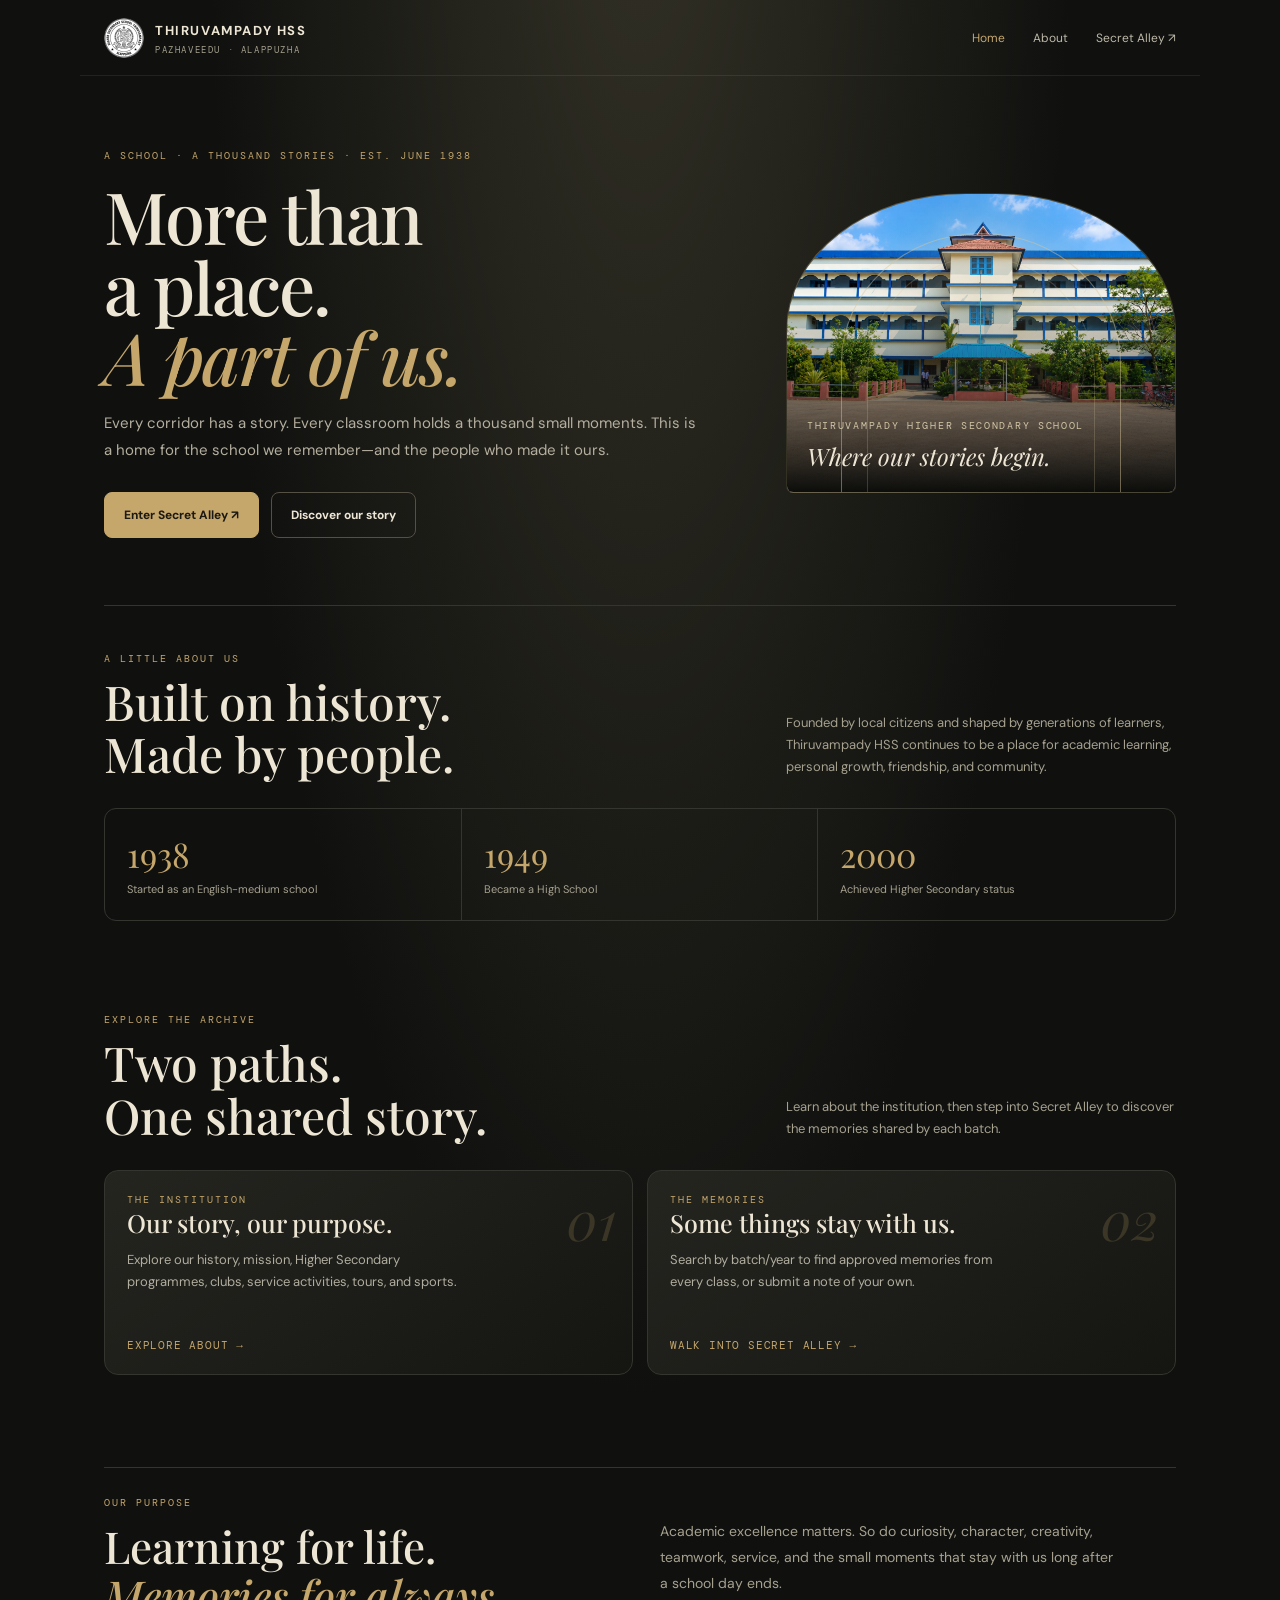
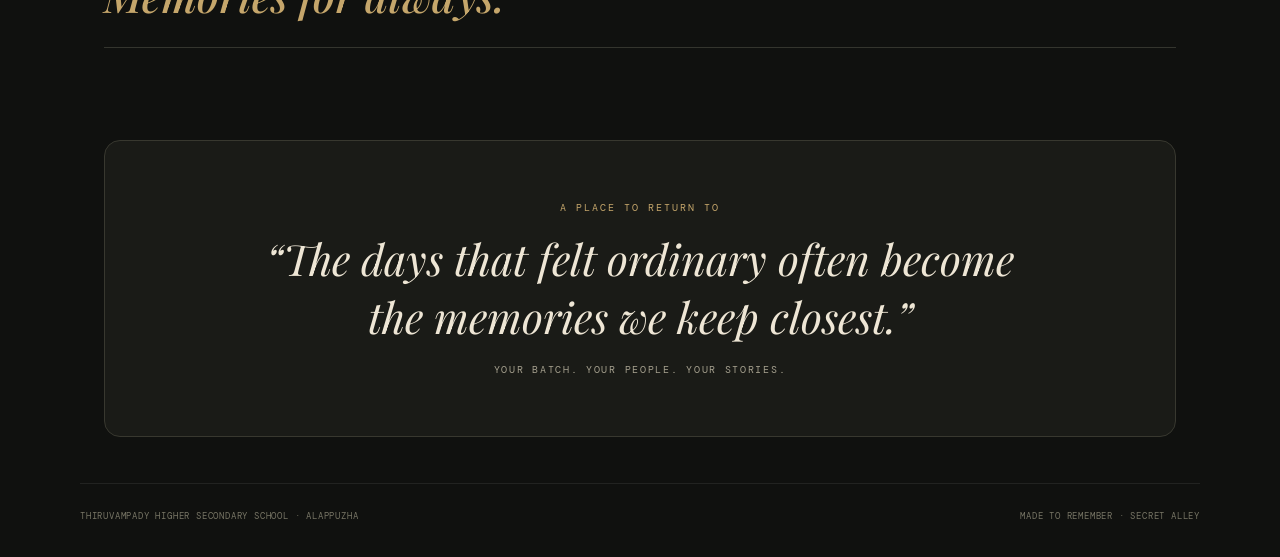
<file: index.html>
<!doctype html>
<html lang="en"><head><meta charset="utf-8"><meta name="viewport" content="width=device-width,initial-scale=1"><meta name="theme-color" content="#10110f"><meta name="description" content="The story and student memory archive of Thiruvampady Higher Secondary School, Pazhaveedu, Alappuzha, established in 1938."><title>Home · Thiruvampady HSS</title><link rel="stylesheet" href="css/styles.css"></head><body>
<header class="wrap topbar"><a class="brand" href="index.html" aria-label="Thiruvampady HSS home"><img class="brand-logo" src="assets/school_logo.png" alt="Thiruvampady HSS school logo"><span><strong>THIRUVAMPADY HSS</strong><small>PAZHAVEEDU · ALAPPUZHA</small></span></a><nav class="nav" aria-label="Main navigation"><a href="index.html" class="active">Home</a><a href="about.html">About</a><a href="secret-alley.html">Secret Alley ↗</a></nav></header>
<main><div class="wrap">
<section class="hero hero-compact"><div class="hero-copy reveal"><div class="eyebrow">A school · A thousand stories · Est. June 1938</div><h1 class="display">More than<br>a place.<br><em>A part of us.</em></h1><p class="lead">Every corridor has a story. Every classroom holds a thousand small moments. This is a home for the school we remember—and the people who made it ours.</p><div class="hero-actions"><a class="btn" href="secret-alley.html">Enter Secret Alley ↗</a><a class="btn secondary" href="about.html">Discover our story</a></div></div><div class="hero-art hero-art-small reveal" role="img" aria-label="Thiruvampady Higher Secondary School building framed inside an arch"><img class="hero-school-image" src="assets/school.png" alt="Thiruvampady Higher Secondary School building"><div class="arch"></div><div class="art-caption"><span>THIRUVAMPADY HIGHER SECONDARY SCHOOL</span><strong>Where our stories begin.</strong></div></div></section>
<div class="rule"></div>
<section class="section section-tight"><div class="section-head"><div><div class="eyebrow">A little about us</div><h2>Built on history.<br>Made by people.</h2></div><p>Founded by local citizens and shaped by generations of learners, Thiruvampady HSS continues to be a place for academic learning, personal growth, friendship, and community.</p></div><div class="stat-row"><div class="stat"><strong>1938</strong><span>Started as an English-medium school</span></div><div class="stat"><strong>1949</strong><span>Became a High School</span></div><div class="stat"><strong>2000</strong><span>Achieved Higher Secondary status</span></div></div></section>
<section class="section section-tight"><div class="section-head"><div><div class="eyebrow">Explore the archive</div><h2>Two paths.<br>One shared story.</h2></div><p>Learn about the institution, then step into Secret Alley to discover the memories shared by each batch.</p></div><div class="feature-grid feature-grid-compact"><article class="feature-card"><span class="bigmark">01</span><div><div class="eyebrow">The institution</div><h3>Our story, our purpose.</h3><p>Explore our history, mission, Higher Secondary programmes, clubs, service activities, tours, and sports.</p></div><a class="text-link" href="about.html">EXPLORE ABOUT →</a></article><article class="feature-card"><span class="bigmark">02</span><div><div class="eyebrow">The memories</div><h3>Some things stay with us.</h3><p>Search by batch/year to find approved memories from every class, or submit a note of your own.</p></div><a class="text-link" href="secret-alley.html">WALK INTO SECRET ALLEY →</a></article></div></section>
<section class="section section-tight"><div class="home-purpose"><div><div class="eyebrow">Our purpose</div><h2>Learning for life.<br><em>Memories for always.</em></h2></div><p>Academic excellence matters. So do curiosity, character, creativity, teamwork, service, and the small moments that stay with us long after a school day ends.</p></div></section>
<section class="section section-tight"><div class="quote-band"><div class="eyebrow">A place to return to</div><blockquote>“The days that felt ordinary often become the memories we keep closest.”</blockquote><p>YOUR BATCH. YOUR PEOPLE. YOUR STORIES.</p></div></section>
</div></main><footer class="wrap site-footer"><span>THIRUVAMPADY HIGHER SECONDARY SCHOOL · ALAPPUZHA</span><span>MADE TO REMEMBER · SECRET ALLEY</span></footer><script src="js/app.js"></script></body></html>
</file>
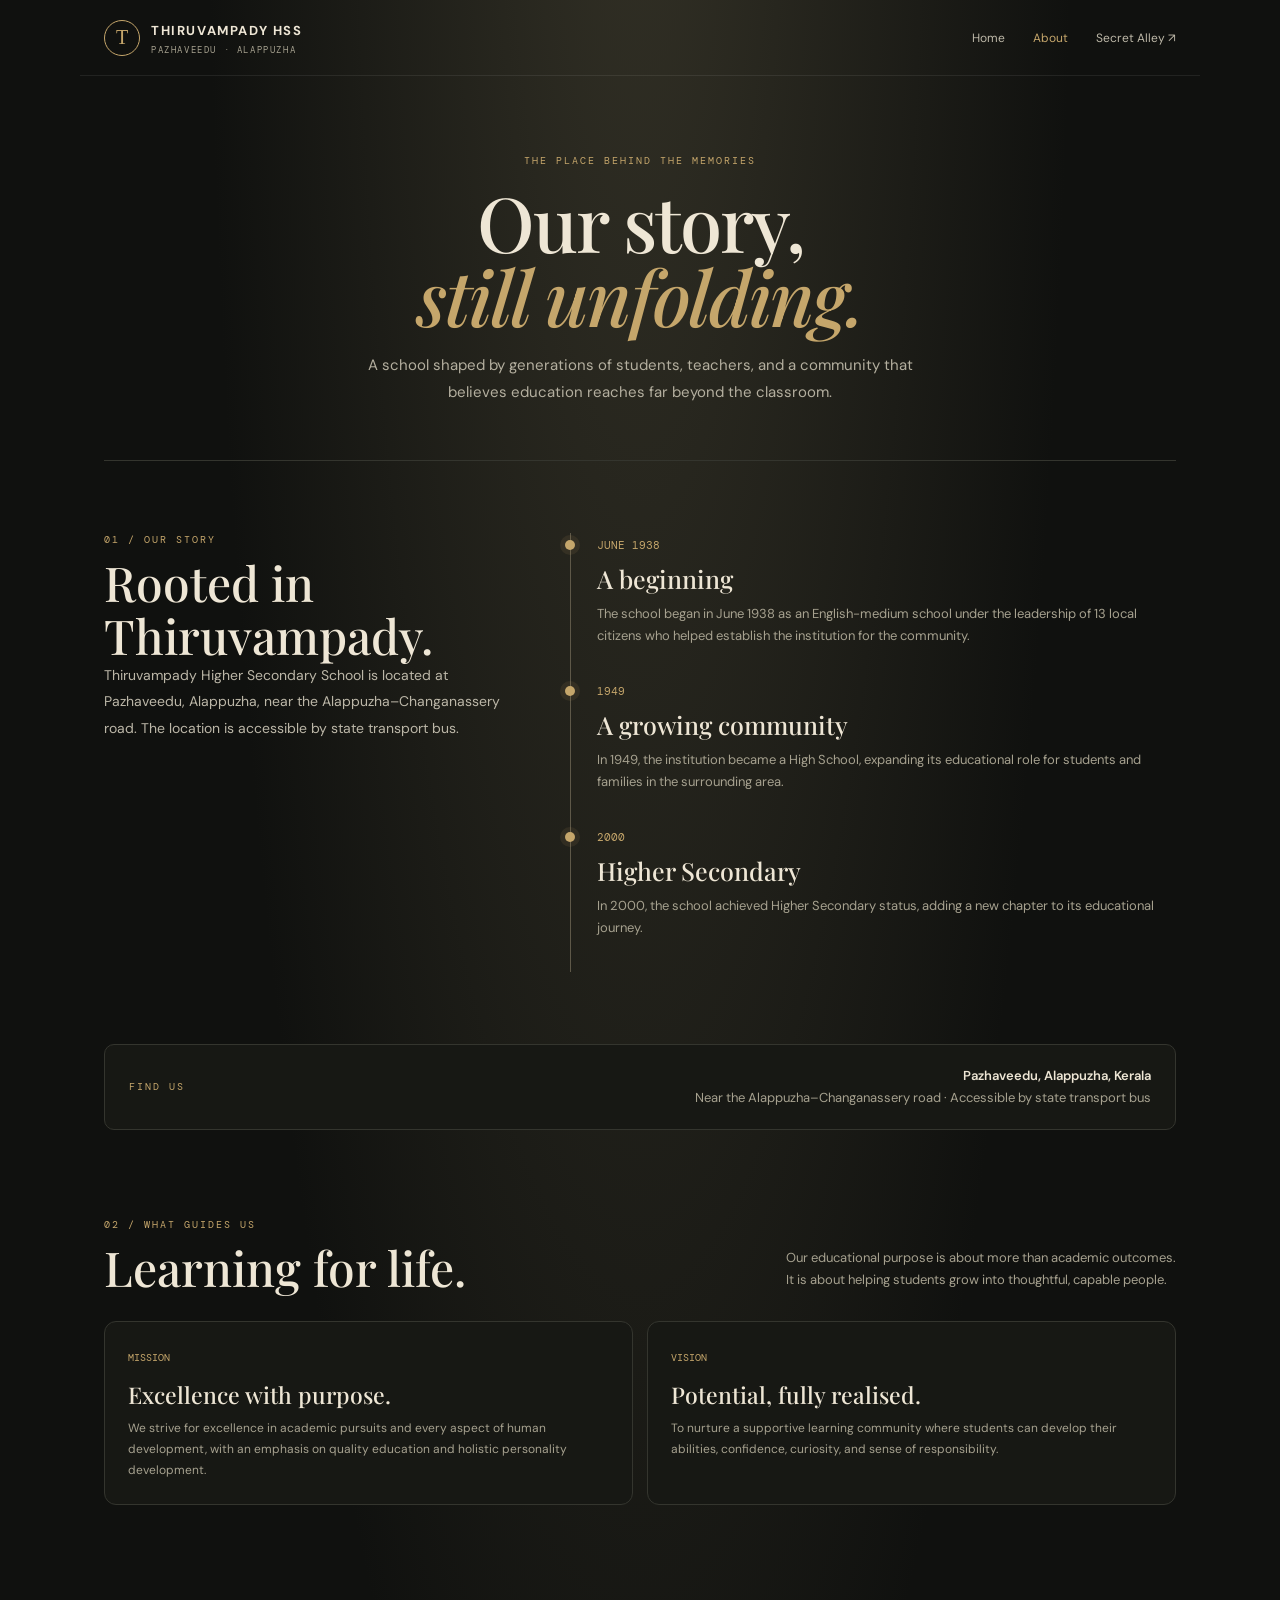
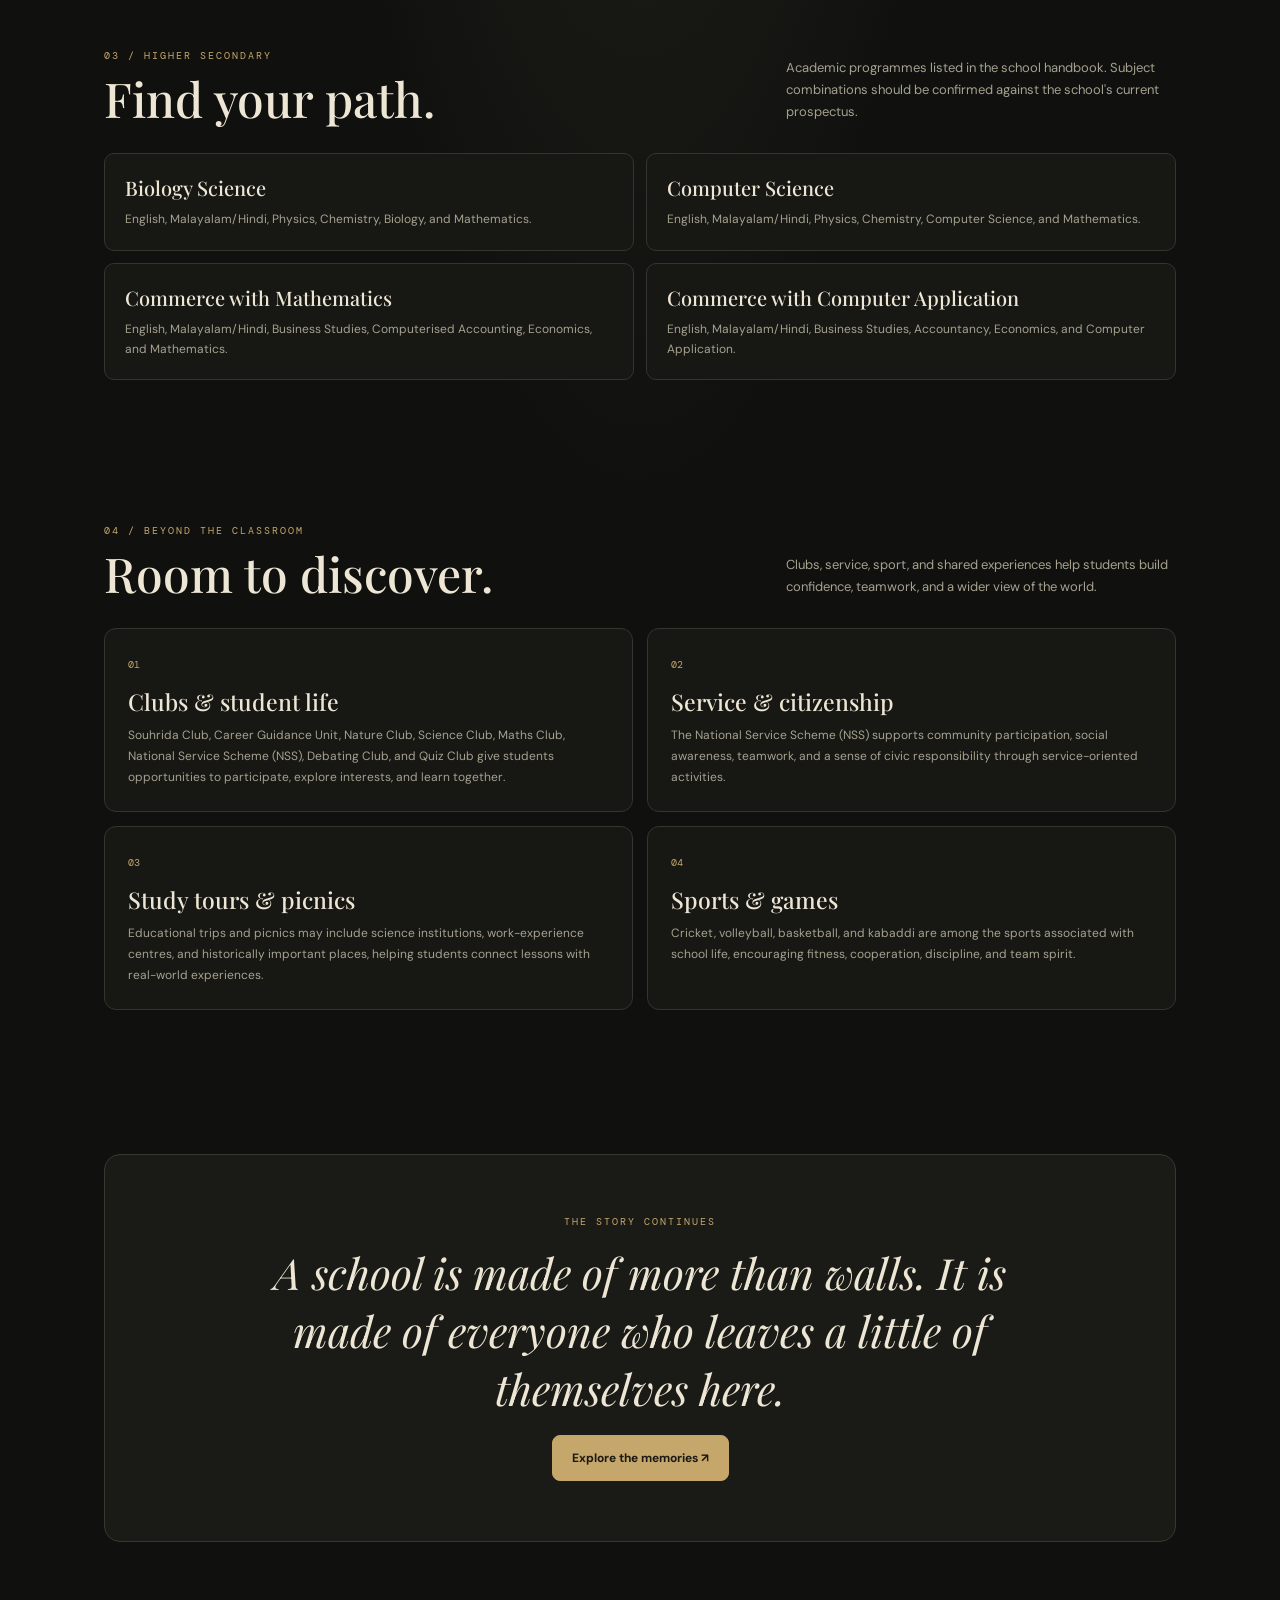
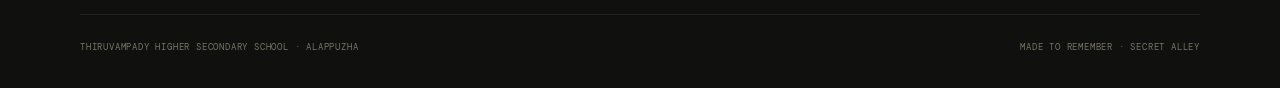
<file: about.html>
<!doctype html>
<html lang="en"><head><meta charset="utf-8"><meta name="viewport" content="width=device-width,initial-scale=1"><meta name="theme-color" content="#10110f"><meta name="description" content="A school story and memory archive for Thiruvampady Higher Secondary School, Alappuzha."><title>About · Thiruvampady HSS</title><link rel="stylesheet" href="css/styles.css"></head><body>
<header class="wrap topbar">
 <a class="brand" href="index.html" aria-label="Thiruvampady HSS home"><span class="seal">T</span><span><strong>THIRUVAMPADY HSS</strong><small>PAZHAVEEDU · ALAPPUZHA</small></span></a>
 <nav class="nav" aria-label="Main navigation"><a href="index.html" class="">Home</a><a href="about.html" class="active">About</a><a href="secret-alley.html" class="">Secret Alley ↗</a></nav>
</header>
<main><div class="wrap">
<section class="page-hero"><div class="eyebrow">The place behind the memories</div><h1 class="display">Our story,<br><em>still unfolding.</em></h1><p class="lead">A school shaped by generations of students, teachers, and a community that believes education reaches far beyond the classroom.</p></section>
<div class="rule"></div>
<section class="section content-grid">
 <div class="sticky-label"><div class="eyebrow">01 / Our story</div><h2 class="section-title">Rooted in<br>Thiruvampady.</h2><p class="copy">Thiruvampady Higher Secondary School is located at Pazhaveedu, Alappuzha, near the Alappuzha–Changanassery road. The location is accessible by state transport bus.</p></div>
 <div class="timeline">
  <article class="timeline-item"><span class="year">JUNE 1938</span><h3>A beginning</h3><p>The school began in June 1938 as an English-medium school under the leadership of 13 local citizens who helped establish the institution for the community.</p></article>
  <article class="timeline-item"><span class="year">1949</span><h3>A growing community</h3><p>In 1949, the institution became a High School, expanding its educational role for students and families in the surrounding area.</p></article>
  <article class="timeline-item"><span class="year">2000</span><h3>Higher Secondary</h3><p>In 2000, the school achieved Higher Secondary status, adding a new chapter to its educational journey.</p></article>
 </div>
</section>
<section class="location-strip"><span class="eyebrow">Find us</span><p><strong>Pazhaveedu, Alappuzha, Kerala</strong><br>Near the Alappuzha–Changanassery road · Accessible by state transport bus</p></section>
<section class="section"><div class="section-head"><div><div class="eyebrow">02 / What guides us</div><h2>Learning for life.</h2></div><p>Our educational purpose is about more than academic outcomes. It is about helping students grow into thoughtful, capable people.</p></div>
 <div class="info-grid">
  <article class="info-card"><span class="number">MISSION</span><h3>Excellence with purpose.</h3><p>We strive for excellence in academic pursuits and every aspect of human development, with an emphasis on quality education and holistic personality development.</p></article>
  <article class="info-card"><span class="number">VISION</span><h3>Potential, fully realised.</h3><p>To nurture a supportive learning community where students can develop their abilities, confidence, curiosity, and sense of responsibility.</p></article>
 </div>
</section>
<section class="section"><div class="section-head"><div><div class="eyebrow">03 / Higher Secondary</div><h2>Find your path.</h2></div><p>Academic programmes listed in the school handbook. Subject combinations should be confirmed against the school's current prospectus.</p></div>
 <div class="programme-list">
  <article class="programme"><h3>Biology Science</h3><p>English, Malayalam/Hindi, Physics, Chemistry, Biology, and Mathematics.</p></article>
  <article class="programme"><h3>Computer Science</h3><p>English, Malayalam/Hindi, Physics, Chemistry, Computer Science, and Mathematics.</p></article>
  <article class="programme"><h3>Commerce with Mathematics</h3><p>English, Malayalam/Hindi, Business Studies, Computerised Accounting, Economics, and Mathematics.</p></article>
  <article class="programme"><h3>Commerce with Computer Application</h3><p>English, Malayalam/Hindi, Business Studies, Accountancy, Economics, and Computer Application.</p></article>
 </div>
</section>
<section class="section"><div class="section-head"><div><div class="eyebrow">04 / Beyond the classroom</div><h2>Room to discover.</h2></div><p>Clubs, service, sport, and shared experiences help students build confidence, teamwork, and a wider view of the world.</p></div>
 <div class="info-grid">
  <article class="info-card"><span class="number">01</span><h3>Clubs & student life</h3><p>Souhrida Club, Career Guidance Unit, Nature Club, Science Club, Maths Club, National Service Scheme (NSS), Debating Club, and Quiz Club give students opportunities to participate, explore interests, and learn together.</p></article>
  <article class="info-card"><span class="number">02</span><h3>Service & citizenship</h3><p>The National Service Scheme (NSS) supports community participation, social awareness, teamwork, and a sense of civic responsibility through service-oriented activities.</p></article>
  <article class="info-card"><span class="number">03</span><h3>Study tours & picnics</h3><p>Educational trips and picnics may include science institutions, work-experience centres, and historically important places, helping students connect lessons with real-world experiences.</p></article>
  <article class="info-card"><span class="number">04</span><h3>Sports & games</h3><p>Cricket, volleyball, basketball, and kabaddi are among the sports associated with school life, encouraging fitness, cooperation, discipline, and team spirit.</p></article>
 </div>
</section>
<section class="section"><div class="quote-band"><div class="eyebrow">The story continues</div><blockquote>A school is made of more than walls. It is made of everyone who leaves a little of themselves here.</blockquote><a class="btn" href="secret-alley.html">Explore the memories ↗</a></div></section>
</div></main>
<footer class="wrap site-footer"><span>THIRUVAMPADY HIGHER SECONDARY SCHOOL · ALAPPUZHA</span><span>MADE TO REMEMBER · SECRET ALLEY</span></footer><script src="js/app.js"></script></body></html>
</file>
<file: css/styles.css>
@import url('https://fonts.googleapis.com/css2?family=DM+Mono:wght@400;500&family=DM+Sans:wght@400;500;600;700&family=Playfair+Display:ital,wght@0,500;0,600;1,500;1,600&display=swap');
:root{--bg:#10110f;--panel:#191a17;--cream:#eee6d5;--muted:#a6a18f;--line:#34352e;--gold:#c5a66b;--green:#82917a;--ink:#29261f}
*{box-sizing:border-box}html{scroll-behavior:smooth}body{margin:0;background:var(--bg);color:var(--cream);font-family:'DM Sans',sans-serif;background-image:radial-gradient(ellipse at 50% -10%,#333126 0,transparent 48%)}a{color:inherit;text-decoration:none}img{max-width:100%}.wrap{max-width:1120px;margin:auto;padding:0 24px}.topbar{height:76px;display:flex;align-items:center;justify-content:space-between;border-bottom:1px solid #ffffff13}.brand{display:flex;gap:11px;align-items:center}.seal{width:36px;height:36px;border:1px solid var(--gold);border-radius:50%;display:grid;place-items:center;color:var(--gold);font:20px Georgia}.brand small{display:block;font:9px 'DM Mono',monospace;letter-spacing:1.6px;color:var(--muted);margin-top:4px}.brand strong{font-size:13px;letter-spacing:1.6px}.nav{display:flex;gap:28px;font-size:12px;color:#bdb8a8}.nav a{transition:color .2s}.nav a:hover,.nav a.active{color:var(--gold)}.menu-toggle{display:none;background:transparent;color:var(--cream);border:1px solid var(--line);padding:9px 11px}.eyebrow{font:10px 'DM Mono',monospace;letter-spacing:2px;text-transform:uppercase;color:var(--gold)}h1,h2,h3,p{margin-top:0}.display{font:500 clamp(48px,8vw,94px)/.98 'Playfair Display',serif;letter-spacing:-2px;margin:18px 0}.display em{color:var(--gold);font-weight:500}.lead{max-width:600px;color:#b4af9f;font-size:15px;line-height:1.8}.btn{display:inline-flex;align-items:center;justify-content:center;gap:10px;min-height:46px;padding:0 19px;background:var(--gold);color:#1b1912;border-radius:8px;font-size:12px;font-weight:700;border:1px solid var(--gold);cursor:pointer;transition:transform .2s,background .2s}.btn:hover{transform:translateY(-2px);background:#d6bb86}.btn.secondary{background:transparent;color:var(--cream);border-color:#555044}.btn.secondary:hover{border-color:var(--gold);color:var(--gold)}.hero{padding:82px 0 68px;min-height:530px;display:grid;grid-template-columns:1.1fr .9fr;gap:55px;align-items:center}.hero-copy{padding:15px 0}.hero .display{font-size:clamp(55px,7vw,88px)}.hero-actions{display:flex;gap:12px;flex-wrap:wrap;margin-top:28px}.hero-art{position:relative;min-height:390px;border:1px solid #8e805b44;border-radius:48% 48% 8px 8px;overflow:hidden;background:linear-gradient(155deg,#5e5b4a 0%,#252720 42%,#11120f 100%);display:flex;align-items:end;padding:25px}.hero-art:before{content:"";position:absolute;inset:0;background:linear-gradient(0deg,#0c0d0b 0%,transparent 65%),radial-gradient(ellipse at 50% 35%,#b9a77b44,transparent 45%)}.arch{position:absolute;inset:13% 14% 0;border:1px solid #d7c69b77;border-bottom:0;border-radius:50% 50% 0 0}.arch:before{content:"";position:absolute;inset:9% 9% 0;border:1px solid #d7c69b38;border-bottom:0;border-radius:50% 50% 0 0}.art-caption{position:relative;z-index:1}.art-caption span{display:block;font:10px 'DM Mono',monospace;letter-spacing:1.7px;color:#d1c5a5}.art-caption strong{display:block;font:italic 30px 'Playfair Display',serif;margin-top:8px}.section{padding:72px 0}.section-head{display:flex;justify-content:space-between;align-items:end;gap:20px;margin-bottom:28px}.section-head h2,.section-title{font:500 clamp(32px,4vw,48px)/1.1 'Playfair Display',serif;margin:10px 0 0}.section-head p{max-width:390px;color:var(--muted);font-size:13px;line-height:1.7;margin-bottom:2px}.rule{height:1px;background:var(--line);margin:0}.feature-grid{display:grid;grid-template-columns:1.2fr .8fr;gap:18px}.feature-card{min-height:280px;padding:28px;border:1px solid var(--line);border-radius:14px;background:linear-gradient(145deg,#24251f,#151612);display:flex;flex-direction:column;justify-content:space-between;position:relative;overflow:hidden}.feature-card.large{min-height:360px;background:linear-gradient(145deg,#454436,#20221b 55%,#151612)}.feature-card .bigmark{font:italic 74px 'Playfair Display',serif;color:#c5a66b33;position:absolute;right:20px;top:18px}.feature-card h3{font:500 30px 'Playfair Display',serif;margin:0 0 10px}.feature-card p{font-size:13px;line-height:1.7;color:#b1ad9f;max-width:380px;margin-bottom:0}.text-link{font:11px 'DM Mono',monospace;color:var(--gold);letter-spacing:.8px;margin-top:20px;display:inline-block}.stat-row{display:grid;grid-template-columns:repeat(3,1fr);border:1px solid var(--line);border-radius:12px;margin-top:18px;overflow:hidden}.stat{padding:22px;border-right:1px solid var(--line)}.stat:last-child{border:0}.stat strong{display:block;font:34px 'Playfair Display',serif;color:var(--gold)}.stat span{font-size:11px;color:var(--muted)}.quote-band{padding:60px 30px;text-align:center;background:#1a1b17;border:1px solid #38382f;border-radius:16px}.quote-band blockquote{font:italic clamp(26px,4vw,43px)/1.35 'Playfair Display',serif;max-width:800px;margin:15px auto 18px}.quote-band p{font:10px 'DM Mono',monospace;letter-spacing:1.7px;color:var(--muted);margin:0}.page-hero{text-align:center;padding:78px 0 54px}.page-hero .display{font-size:clamp(48px,7vw,76px)}.page-hero .lead{margin:0 auto}.content-grid{display:grid;grid-template-columns:.8fr 1.2fr;gap:48px;align-items:start}.sticky-label{position:sticky;top:25px}.copy{color:#bcb7a8;font-size:14px;line-height:1.9}.copy p{margin-bottom:18px}.timeline{border-left:1px solid #5e5848;padding-left:26px;margin-left:8px}.timeline-item{position:relative;padding:0 0 32px}.timeline-item:before{content:"";position:absolute;left:-32px;top:7px;width:10px;height:10px;background:var(--gold);border-radius:50%;box-shadow:0 0 0 5px #c5a66b19}.timeline-item .year{font:11px 'DM Mono',monospace;color:var(--gold)}.timeline-item h3{font:500 25px 'Playfair Display',serif;margin:8px 0}.timeline-item p{font-size:13px;line-height:1.7;color:var(--muted);margin:0}.info-grid{display:grid;grid-template-columns:repeat(2,1fr);gap:14px}.info-card{padding:23px;border:1px solid var(--line);border-radius:12px;background:#171814}.info-card .number{font:10px 'DM Mono',monospace;color:var(--gold)}.info-card h3{font:500 23px 'Playfair Display',serif;margin:13px 0 8px}.info-card p{color:var(--muted);font-size:12px;line-height:1.75;margin:0}.programme-list{display:grid;grid-template-columns:repeat(2,1fr);gap:12px}.programme{padding:20px;border:1px solid var(--line);border-radius:10px;background:#171814}.programme h3{font:500 20px 'Playfair Display',serif;margin:0 0 8px}.programme p{font-size:12px;color:var(--muted);line-height:1.7;margin:0}.memory-hero{padding:64px 0 32px;text-align:center}.memory-hero .display{font-size:clamp(48px,8vw,82px)}.memory-hero .lead{margin:0 auto}.searchbox{max-width:610px;margin:30px auto 12px;background:#1b1c18;border:1px solid #444237;border-radius:15px;padding:16px;text-align:left;box-shadow:0 20px 50px #0005}.searchbox label{display:block;font:10px 'DM Mono',monospace;letter-spacing:1.5px;color:var(--muted);margin:2px 2px 10px}.searchrow{display:flex;gap:9px}.searchrow input,.form-field input,.form-field textarea,.form-field select{min-width:0;width:100%;background:#10110f;border:1px solid #3b3b32;border-radius:9px;padding:13px;color:var(--cream);font:14px 'DM Sans',sans-serif;outline:none}.searchrow input:focus,.form-field input:focus,.form-field textarea:focus{border-color:var(--gold)}.hint{font-size:11px;color:#898777;margin:10px 2px 0}.status{display:none;margin:12px 2px 0;color:#e5c98f;font-size:12px;line-height:1.5}.archive-head{display:flex;justify-content:space-between;align-items:end;margin:40px 0 20px;gap:12px}.archive-head h2{font:500 28px 'Playfair Display',serif;margin:7px 0 0}.count{font:10px 'DM Mono',monospace;color:var(--muted);white-space:nowrap}.stack{position:relative;max-width:690px;margin:0 auto 30px;padding:0 10px 28px}.memory-card{position:sticky;top:14px;margin-bottom:18px;min-height:270px;border-radius:17px;padding:24px 24px 20px;color:#28261f;background:#e7dfce;box-shadow:0 16px 35px #0006;border:1px solid #fff5;overflow:hidden}.memory-card:nth-child(2){background:#d9dfd1;top:23px;transform:rotate(.35deg)}.memory-card:nth-child(3){background:#e8d9c7;top:32px;transform:rotate(-.3deg)}.memory-card:nth-child(4){background:#ded9e6;top:41px}.card-top{display:flex;justify-content:space-between;align-items:center;font:9px 'DM Mono',monospace;letter-spacing:1.2px;text-transform:uppercase;color:#686456}.card-number{font-size:11px;color:#9a8b6b}.card-line{height:1px;background:#28261f25;margin:15px 0 19px}.note{font:500 clamp(19px,3vw,25px)/1.5 'Playfair Display',serif;letter-spacing:-.25px;margin:0 0 24px}.card-bottom{display:flex;justify-content:space-between;gap:12px;align-items:end;border-top:1px solid #28261f25;padding-top:14px}.student{font-size:12px;font-weight:700}.class{font:9px 'DM Mono',monospace;color:#716c5e;margin-top:4px}.initial{width:31px;height:31px;border:1px solid #b8aa8b;border-radius:50%;display:grid;place-items:center;font:italic 15px 'Playfair Display',serif;color:#796e55;flex-shrink:0}.stack-note{text-align:center;color:#898777;font-size:10px;letter-spacing:1px;margin:0 auto 54px}.submit-panel{background:#1a1b17;border:1px solid #393a31;border-radius:18px;padding:30px;margin:20px auto 70px;max-width:690px}.submit-panel h2{font:500 32px 'Playfair Display',serif;margin:9px 0}.submit-panel>p{font-size:13px;line-height:1.7;color:#aaa695;max-width:490px}.form-grid{display:grid;grid-template-columns:repeat(2,1fr);gap:12px;margin:20px 0}.form-field label{display:block;font:10px 'DM Mono',monospace;letter-spacing:1px;color:var(--muted);margin:0 0 8px}.form-field textarea{min-height:125px;resize:vertical}.form-field.full{grid-column:1/-1}.form-field select{appearance:auto}.form-actions{display:flex;gap:10px;align-items:center;flex-wrap:wrap}.site-footer{border-top:1px solid #ffffff13;padding:26px 0 35px;display:flex;justify-content:space-between;gap:20px;color:#777565;font:9px 'DM Mono',monospace;letter-spacing:.8px}.notice{color:#d7c28e;font-size:12px;line-height:1.6;margin-top:12px;display:none}.reveal{animation:rise .7s both}@keyframes rise{from{opacity:0;transform:translateY(18px)}to{opacity:1;transform:translateY(0)}}@media(max-width:760px){.wrap{padding:0 18px}.topbar{height:68px}.brand strong{font-size:11px}.brand small{font-size:7px;letter-spacing:1px}.nav{gap:14px;font-size:11px}.hero{grid-template-columns:1fr;gap:24px;padding:55px 0 44px;min-height:0}.hero .display{font-size:clamp(55px,12vw,76px)}.hero-art{min-height:290px;max-width:480px;width:100%;margin:auto}.section{padding:52px 0}.feature-grid,.content-grid{grid-template-columns:1fr;gap:16px}.feature-card,.feature-card.large{min-height:260px}.section-head{align-items:start;flex-direction:column}.stat-row{grid-template-columns:1fr}.stat{border-right:0;border-bottom:1px solid var(--line);padding:16px 20px}.stat:last-child{border-bottom:0}.page-hero{padding:55px 0 38px}.info-grid,.programme-list{grid-template-columns:1fr}.sticky-label{position:static}.memory-hero{padding:48px 0 25px}.memory-hero .display{font-size:56px}.searchbox{padding:13px}.searchrow{flex-direction:column}.searchrow input{min-height:46px}.searchrow .btn{width:100%}.archive-head{margin-top:32px}.archive-head h2{font-size:24px}.memory-card{min-height:255px;padding:20px 18px;top:10px}.memory-card:nth-child(2){top:18px}.memory-card:nth-child(3){top:26px}.memory-card:nth-child(4){top:34px}.note{font-size:21px;line-height:1.52}.submit-panel{padding:23px 19px}.submit-panel h2{font-size:28px}.form-grid{grid-template-columns:1fr}.form-field.full{grid-column:auto}.site-footer{flex-direction:column;gap:9px}.hide-mobile{display:none}}@media(max-width:420px){.nav{gap:10px}.nav a{font-size:10px}.brand{gap:7px}.seal{width:30px;height:30px}.brand small{max-width:150px}.hero-actions .btn{flex:1}.memory-card{min-height:275px}}@media(prefers-reduced-motion:reduce){html{scroll-behavior:auto}.reveal{animation:none}}
/* Live archive states and admin interface */
.empty-archive{position:relative;padding:42px 25px;border:1px dashed #555044;border-radius:16px;text-align:center;color:var(--muted);background:#171814}.empty-archive h3{font:500 26px 'Playfair Display',serif;color:var(--cream);margin:12px 0}.empty-archive p{font-size:13px;line-height:1.7;max-width:420px;margin:0 auto}.status[data-kind="error"],.notice[data-kind="error"]{color:#f0a69a}.status[data-kind="success"],.notice[data-kind="success"]{color:#b5d4a7}.status[data-kind="warning"],.notice[data-kind="warning"]{color:#e5c98f}button:disabled{opacity:.6;cursor:wait}.admin-shell{max-width:900px;margin:35px auto 70px}.admin-card{background:#1a1b17;border:1px solid #393a31;border-radius:16px;padding:24px;margin:18px 0}.admin-note{padding:18px;border:1px solid #393a31;border-radius:12px;margin:12px 0;background:#141511}.admin-note p{line-height:1.7;white-space:pre-wrap}.admin-actions{display:flex;gap:10px;flex-wrap:wrap}.admin-actions button{min-height:38px}.btn.danger{background:transparent;border-color:#9d5d52;color:#f0b4a8}.admin-meta{font:10px 'DM Mono',monospace;letter-spacing:.6px;color:var(--muted);margin-bottom:10px}

/* Refined home layout: smaller visual elements and less oversized card treatment. */
.hero-compact{min-height:0;padding:58px 0 52px;grid-template-columns:1.08fr .72fr;gap:44px}
.hero-compact .display{font-size:clamp(50px,6vw,72px)}
.hero-art-small{min-height:300px;max-width:390px;width:100%;justify-self:end;border-radius:46% 46% 7px 7px;padding:20px}
.hero-art-small .art-caption strong{font-size:24px}
.section-tight{padding:46px 0}
.feature-grid-compact{grid-template-columns:repeat(2,minmax(0,1fr));gap:14px}
.feature-grid-compact .feature-card,.feature-grid-compact .feature-card.large{min-height:205px;padding:22px}
.feature-grid-compact .feature-card h3{font-size:25px;max-width:340px}
.feature-grid-compact .feature-card p{max-width:330px}
.feature-grid-compact .feature-card .bigmark{font-size:54px;right:16px;top:12px}
.home-purpose{display:grid;grid-template-columns:1fr 1fr;align-items:center;gap:40px;padding:28px 0;border-top:1px solid var(--line);border-bottom:1px solid var(--line)}
.home-purpose h2{font:500 clamp(30px,4vw,44px)/1.12 'Playfair Display',serif;margin:12px 0 0}
.home-purpose h2 em{color:var(--gold);font-weight:500}
.home-purpose>p{color:var(--muted);font-size:14px;line-height:1.85;margin:0;max-width:460px}
.location-strip{display:flex;align-items:center;justify-content:space-between;gap:24px;padding:20px 24px;margin:0 0 16px;border:1px solid var(--line);border-radius:10px;background:#171814}
.location-strip p{margin:0;color:var(--muted);font-size:13px;line-height:1.7;text-align:right}
.location-strip strong{color:var(--cream);font-weight:600}
@media(max-width:760px){.hero-compact{grid-template-columns:1fr;gap:26px;padding:45px 0 38px}.hero-art-small{justify-self:center;max-width:340px;min-height:260px}.hero-compact .display{font-size:clamp(50px,11vw,70px)}.section-tight{padding:34px 0}.feature-grid-compact{grid-template-columns:1fr}.feature-grid-compact .feature-card,.feature-grid-compact .feature-card.large{min-height:190px}.home-purpose{grid-template-columns:1fr;gap:15px;padding:24px 0}.location-strip{align-items:flex-start;flex-direction:column;gap:8px;padding:18px}.location-strip p{text-align:left}}


/* School identity additions: header logo and Home hero image only. */
.brand-logo{width:40px;height:40px;flex:0 0 40px;display:block;object-fit:contain;border-radius:50%;}
.hero-art-small{isolation:isolate;}
.hero-art-small .hero-school-image{position:absolute;inset:0;width:100%;height:100%;max-width:none;object-fit:cover;object-position:center center;z-index:0;}
.hero-art-small:before{z-index:1;}
.hero-art-small .arch{z-index:2;pointer-events:none;}
.hero-art-small .art-caption{z-index:3;}
@media(max-width:420px){.brand-logo{width:34px;height:34px;flex-basis:34px;}}
</file>
